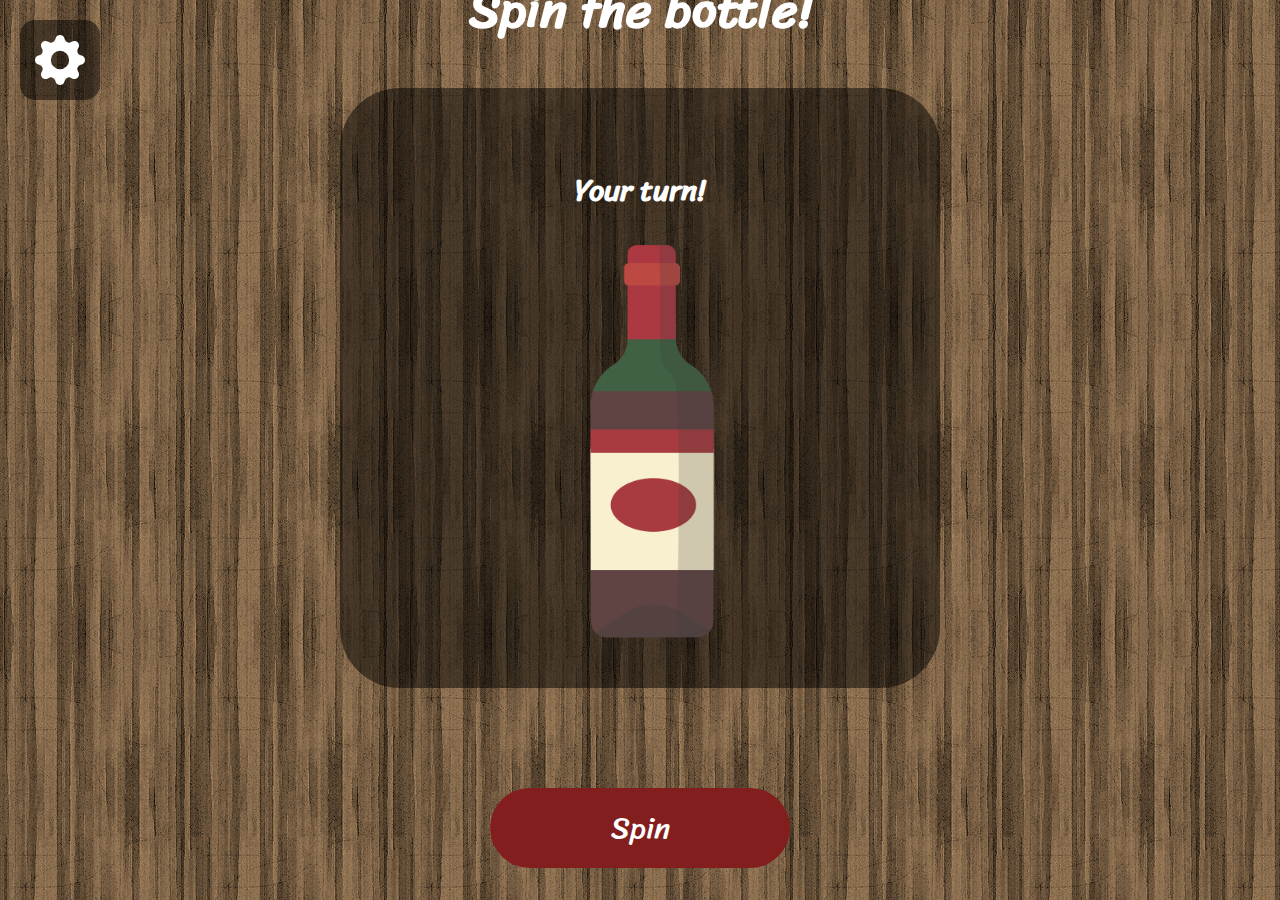
<file: index.html>
<!DOCTYPE html>
<html lang="en">
<head>
    <meta charset="UTF-8">
    <meta name="viewport" content="width=device-width, initial-scale=1.0">
    <link rel="stylesheet" href="styles/main.css">
    <link rel="stylesheet" href="styles/sidebar.css">
    <style>
        .selected {
            transform: scale(1.5);
        }
    </style>
    <title>Spin the bottle 🍾</title>
</head>
<body>
    <!--ANCHOR Settingswheel -->
    <div class="settings">
        <div id="settingWheel">
            <svg xmlns="http://www.w3.org/2000/svg" width="50" height="50" fill="currentColor" class="bi" viewBox="0 0 16 16">
                <path d="M9.405 1.05c-.413-1.4-2.397-1.4-2.81 0l-.1.34a1.464 1.464 0 0 1-2.105.872l-.31-.17c-1.283-.698-2.686.705-1.987 1.987l.169.311c.446.82.023 1.841-.872 2.105l-.34.1c-1.4.413-1.4 2.397 0 2.81l.34.1a1.464 1.464 0 0 1 .872 2.105l-.17.31c-.698 1.283.705 2.686 1.987 1.987l.311-.169a1.464 1.464 0 0 1 2.105.872l.1.34c.413 1.4 2.397 1.4 2.81 0l.1-.34a1.464 1.464 0 0 1 2.105-.872l.31.17c1.283.698 2.686-.705 1.987-1.987l-.169-.311a1.464 1.464 0 0 1 .872-2.105l.34-.1c1.4-.413 1.4-2.397 0-2.81l-.34-.1a1.464 1.464 0 0 1-.872-2.105l.17-.31c.698-1.283-.705-2.686-1.987-1.987l-.311.169a1.464 1.464 0 0 1-2.105-.872l-.1-.34zM8 10.93a2.929 2.929 0 1 1 0-5.86 2.929 2.929 0 0 1 0 5.858z"/>
            </svg>
        </div>
    </div>

    <!--ANCHOR Translate Button -->
    <div class="translateSett">
        <div id="translate">
            <!-- Open -->
            <svg xmlns="http://www.w3.org/2000/svg" width="50" height="50" fill="currentColor" id="translateLogo" viewBox="0 0 16 16">
                <path d="M4.545 6.714 4.11 8H3l1.862-5h1.284L8 8H6.833l-.435-1.286zm1.634-.736L5.5 3.956h-.049l-.679 2.022H6.18z"/>
                <path d="M0 2a2 2 0 0 1 2-2h7a2 2 0 0 1 2 2v3h3a2 2 0 0 1 2 2v7a2 2 0 0 1-2 2H7a2 2 0 0 1-2-2v-3H2a2 2 0 0 1-2-2zm2-1a1 1 0 0 0-1 1v7a1 1 0 0 0 1 1h7a1 1 0 0 0 1-1V2a1 1 0 0 0-1-1zm7.138 9.995c.193.301.402.583.63.846-.748.575-1.673 1.001-2.768 1.292.178.217.451.635.555.867 1.125-.359 2.08-.844 2.886-1.494.777.665 1.739 1.165 2.93 1.472.133-.254.414-.673.629-.89-1.125-.253-2.057-.694-2.82-1.284.681-.747 1.222-1.651 1.621-2.757H14V8h-3v1.047h.765c-.318.844-.74 1.546-1.272 2.13a6.066 6.066 0 0 1-.415-.492 1.988 1.988 0 0 1-.94.31z"/>
            </svg>

            <!-- Close -->
       <svg xmlns="http://www.w3.org/2000/svg" width="50" height="50" fill="currentColor" id="close" viewBox="0 0 16 16">
                <path d="M16 14a2 2 0 0 1-2 2H2a2 2 0 0 1-2-2V2a2 2 0 0 1 2-2h12a2 2 0 0 1 2 2zm-4.5-6.5H5.707l2.147-2.146a.5.5 0 1 0-.708-.708l-3 3a.5.5 0 0 0 0 .708l3 3a.5.5 0 0 0 .708-.708L5.707 8.5H11.5a.5.5 0 0 0 0-1"/>
            </svg> 
        </div>
    </div>

    <!--ANCHOR Main Part-->
    <!--NOTE Word to translate-->
    <h1 id="homeTitle">Spin the bottle!</h1>
    <div id="container">
        <!--NOTE Word to translate-->
        <h2 id="yourTurn">Your turn!</h2>
        <div>
            <img id="bottle" src="img/red-wine.png" alt="spin bottle">
        </div>
    </div>
    
    <!--ANCHOR Spin-Button -->
    <div class="spinButton">
        <!--NOTE Word to translate-->
        <button id="spinButton">Spin</button>
    </div>

    <!--ANCHOR Selection Div -->
    <div class="selection">
        <div class="selectionContainer">
            <div class="selectionItem" onclick="changeBottleImage('img/pointing.png')">
                <img src="img/pointing.png" alt="spin bottle">
            </div>
            <div class="selectionItem" onclick="changeBottleImage('img/red-wine-312731_1280.png')">
                <img src="img/red-wine-312731_1280.png" alt="spin bottle">
            </div>
            <div class="selectionItem" onclick="changeBottleImage('img/red-wine.png')">
                <img src="img/red-wine.png" alt="Finger" style="rotate: -90deg;">
            </div>
            <div class="selectionItem" onclick="changeBottleImage('img/runter.png')">
                <img src="img/runter.png" alt="Arrow" style="rotate: 90deg;">
            </div>
            <div style="margin-top: 50px">
                <!--NOTE Word to translate-->
                <a href="about.html" id="aboutText">About</a>
            </div>
            <div class="soundEffects">
                <svg xmlns="http://www.w3.org/2000/svg" width="80" height="80" fill="currentColor" viewBox="0 0 16 16">
                    <path d="M11.536 14.01A8.473 8.473 0 0 0 14.026 8a8.473 8.473 0 0 0-2.49-6.01l-.708.707A7.476 7.476 0 0 1 13.025 8c0 2.071-.84 3.946-2.197 5.303l.708.707z"/>
                    <path d="M10.121 12.596A6.48 6.48 0 0 0 12.025 8a6.48 6.48 0 0 0-1.904-4.596l-.707.707A5.483 5.483 0 0 1 11.025 8a5.483 5.483 0 0 1-1.61 3.89l.706.706z"/>
                    <path d="M8.707 11.182A4.486 4.486 0 0 0 10.025 8a4.486 4.486 0 0 0-1.318-3.182L8 5.525A3.489 3.489 0 0 1 9.025 8 3.49 3.49 0 0 1 8 10.475l.707.707zM6.717 3.55A.5.5 0 0 1 7 4v8a.5.5 0 0 1-.812.39L3.825 10.5H1.5A.5.5 0 0 1 1 10V6a.5.5 0 0 1 .5-.5h2.325l2.363-1.89a.5.5 0 0 1 .529-.06z"/>
                  </svg>
            </div>
        </div>
    </div>

    <!--ANCHOR Language-Selection -->
    <div class="languages">
        <div class="languagesContainer">
            <div class="language–item" onclick="changeLanguage('en', this)">
                <img src="img/united-kingdom.png" alt="English">
            </div>
            <div class="language–item" onclick="changeLanguage('de', this)">
                <img src="img/germany.png" alt="German">
            </div>
            <div class="language–item" onclick="changeLanguage('it', this)">
                <img src="img/italy.png" alt="Italian">
            </div>
        </div>
    </div>
    <!-- <audio id="backgroundMusic" loop autoplay>
        <source src="music/" type="audio/mp3">
        Your browser does not support the audio element.
    </audio>
    <button onclick="toggleMusic()">Toggle Music</button> -->
</body>
<script src="js/spinBottle.js"></script>
<script src="js/openExtraDiv.js"></script>
<script src="js/selectLangguage.js"></script>

<script>
    function changeBottleImage(newSrc) {
        document.getElementById('bottle').src = newSrc;
    }

    var backgroundMusic = document.getElementById('backgroundMusic');

    function toggleMusic() {
    
        if (backgroundMusic.paused) {
            backgroundMusic.play();
        }
        else {
            backgroundMusic.pause();
        }
    }
</script>
</html>
</file>
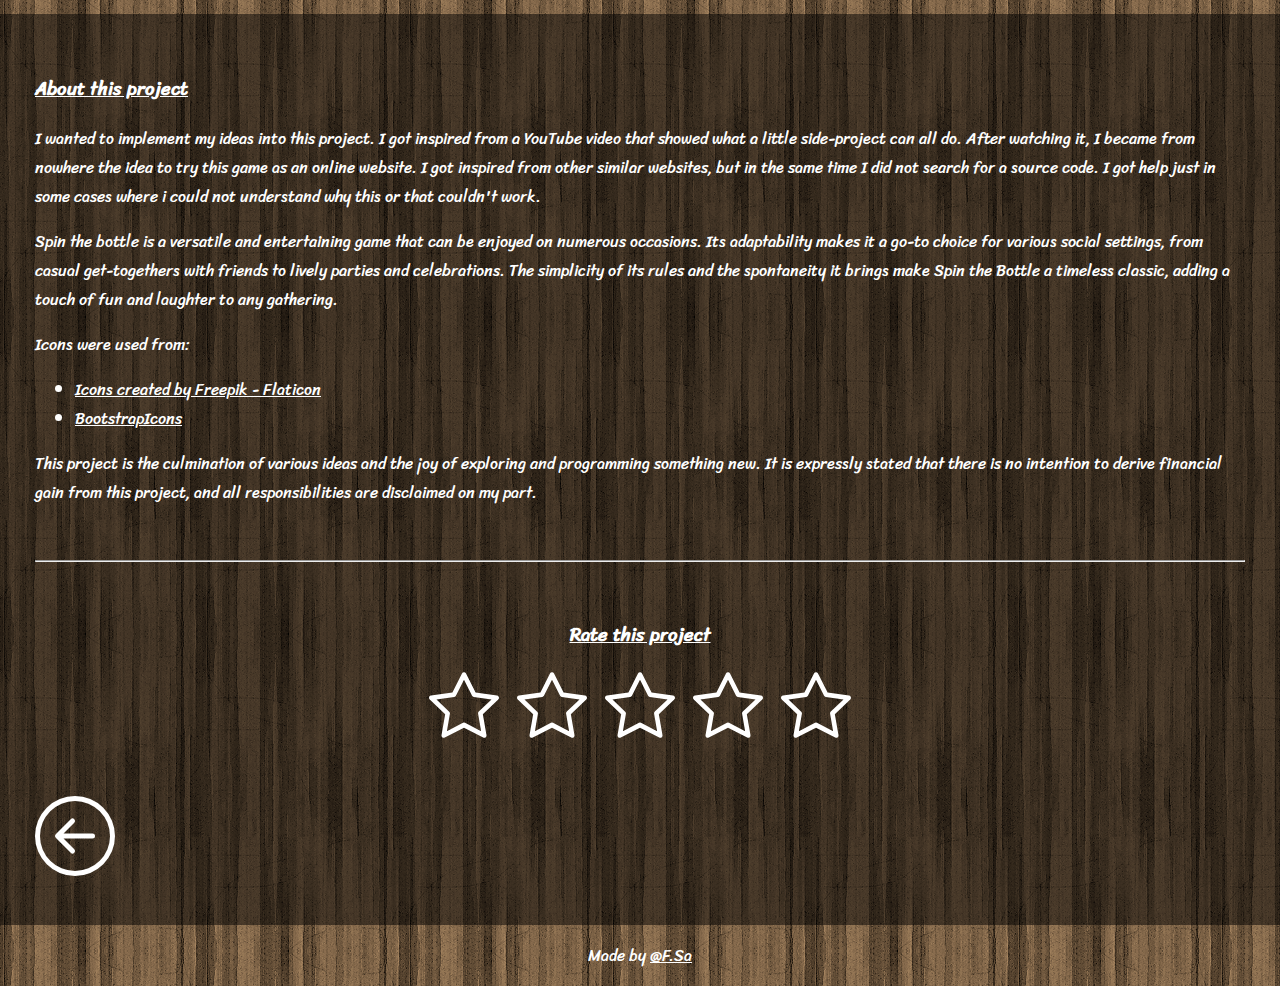
<file: about.html>
<!DOCTYPE html>
<html lang="en">
<head>
    <meta charset="UTF-8">
    <meta name="viewport" content="width=device-width, initial-scale=1.0">
    <link rel="stylesheet" href="styles/main.css">
    <link rel="stylesheet" href="aboutStyles/stars.css">
    <title>Spin the bottle 🍾/ About</title>
</head>
<body>
    <div class="aboutPage">
        <h3>About this project</h3>
        <p>I wanted to implement my ideas into this project. I got inspired from a YouTube video that showed what a little side-project can all do. 
            After watching it, I became from nowhere the idea to try this game as an online website. I got inspired from other similar websites, but in the same time I did not search for a source code. 
            I got help just in some cases where i could not understand why this or that couldn't work.
        </p>
        <p>Spin the bottle is a versatile and entertaining game that can be enjoyed on numerous occasions. Its adaptability makes it a go-to choice for various social settings, from casual get-togethers with friends to lively parties and celebrations. The simplicity of its rules and the spontaneity it brings make Spin the Bottle a timeless classic, adding a touch of fun and laughter to any gathering.</p>
        <p>Icons were used from: 
            <ul>
                <li><a href="https://www.flaticon.com">Icons created by Freepik - Flaticon</a></li>
                <li><a href="https://icons.getbootstrap.com">BootstrapIcons</a></li>
            </ul>
        </p>
        <p>This project is the culmination of various ideas and the joy of exploring and programming something new. It is expressly stated that there is no intention to derive financial gain from this project, and all responsibilities are disclaimed on my part.</p>
        <br>
        <hr>
        <br>
        <div style="text-align: center;">
            <h3>Rate this project</h3>
            <svg class="star" width="70" height="70" fill="currentColor" viewBox="0 0 16 16"> 
                <path d="M2.866 14.85c-.078.444.36.791.746.593l4.39-2.256 4.389 2.256c.386.198.824-.149.746-.592l-.83-4.73 3.522-3.356c.33-.314.16-.888-.282-.95l-4.898-.696L8.465.792a.513.513 0 0 0-.927 0L5.354 5.12l-4.898.696c-.441.062-.612.636-.283.95l3.523 3.356-.83 4.73zm4.905-2.767-3.686 1.894.694-3.957a.565.565 0 0 0-.163-.505L1.71 6.745l4.052-.576a.525.525 0 0 0 .393-.288L8 2.223l1.847 3.658a.525.525 0 0 0 .393.288l4.052.575-2.906 2.77a.565.565 0 0 0-.163.506l.694 3.957-3.686-1.894a.503.503 0 0 0-.461 0z"/>
            </svg>

            <svg class="star" width="70" height="70" fill="currentColor" viewBox="0 0 16 16"> 
                <path d="M2.866 14.85c-.078.444.36.791.746.593l4.39-2.256 4.389 2.256c.386.198.824-.149.746-.592l-.83-4.73 3.522-3.356c.33-.314.16-.888-.282-.95l-4.898-.696L8.465.792a.513.513 0 0 0-.927 0L5.354 5.12l-4.898.696c-.441.062-.612.636-.283.95l3.523 3.356-.83 4.73zm4.905-2.767-3.686 1.894.694-3.957a.565.565 0 0 0-.163-.505L1.71 6.745l4.052-.576a.525.525 0 0 0 .393-.288L8 2.223l1.847 3.658a.525.525 0 0 0 .393.288l4.052.575-2.906 2.77a.565.565 0 0 0-.163.506l.694 3.957-3.686-1.894a.503.503 0 0 0-.461 0z"/>
            </svg>

            <svg class="star" width="70" height="70" fill="currentColor" viewBox="0 0 16 16"> 
                <path d="M2.866 14.85c-.078.444.36.791.746.593l4.39-2.256 4.389 2.256c.386.198.824-.149.746-.592l-.83-4.73 3.522-3.356c.33-.314.16-.888-.282-.95l-4.898-.696L8.465.792a.513.513 0 0 0-.927 0L5.354 5.12l-4.898.696c-.441.062-.612.636-.283.95l3.523 3.356-.83 4.73zm4.905-2.767-3.686 1.894.694-3.957a.565.565 0 0 0-.163-.505L1.71 6.745l4.052-.576a.525.525 0 0 0 .393-.288L8 2.223l1.847 3.658a.525.525 0 0 0 .393.288l4.052.575-2.906 2.77a.565.565 0 0 0-.163.506l.694 3.957-3.686-1.894a.503.503 0 0 0-.461 0z"/>
            </svg>

            <svg class="star" width="70" height="70" fill="currentColor" viewBox="0 0 16 16"> 
                <path d="M2.866 14.85c-.078.444.36.791.746.593l4.39-2.256 4.389 2.256c.386.198.824-.149.746-.592l-.83-4.73 3.522-3.356c.33-.314.16-.888-.282-.95l-4.898-.696L8.465.792a.513.513 0 0 0-.927 0L5.354 5.12l-4.898.696c-.441.062-.612.636-.283.95l3.523 3.356-.83 4.73zm4.905-2.767-3.686 1.894.694-3.957a.565.565 0 0 0-.163-.505L1.71 6.745l4.052-.576a.525.525 0 0 0 .393-.288L8 2.223l1.847 3.658a.525.525 0 0 0 .393.288l4.052.575-2.906 2.77a.565.565 0 0 0-.163.506l.694 3.957-3.686-1.894a.503.503 0 0 0-.461 0z"/>
            </svg>

            <svg class="star" width="70" height="70" fill="currentColor" viewBox="0 0 16 16"> 
                <path d="M2.866 14.85c-.078.444.36.791.746.593l4.39-2.256 4.389 2.256c.386.198.824-.149.746-.592l-.83-4.73 3.522-3.356c.33-.314.16-.888-.282-.95l-4.898-.696L8.465.792a.513.513 0 0 0-.927 0L5.354 5.12l-4.898.696c-.441.062-.612.636-.283.95l3.523 3.356-.83 4.73zm4.905-2.767-3.686 1.894.694-3.957a.565.565 0 0 0-.163-.505L1.71 6.745l4.052-.576a.525.525 0 0 0 .393-.288L8 2.223l1.847 3.658a.525.525 0 0 0 .393.288l4.052.575-2.906 2.77a.565.565 0 0 0-.163.506l.694 3.957-3.686-1.894a.503.503 0 0 0-.461 0z"/>
            </svg>
            <br>
            <h3 id="ratingText"></h3>
        </div>
        <br>
        <!-- <a href="https://www.flaticon.com/free-icons/back" title="back icons">Back icons created by Freepik - Flaticon</a> -->
            <a href="index.html">
                <svg xmlns="http://www.w3.org/2000/svg" width="80" height="80" fill="currentColor" class="bi bi-arrow-left-circle" viewBox="0 0 16 16">
                    <path fill-rule="evenodd" d="M1 8a7 7 0 1 0 14 0A7 7 0 0 0 1 8m15 0A8 8 0 1 1 0 8a8 8 0 0 1 16 0m-4.5-.5a.5.5 0 0 1 0 1H5.707l2.147 2.146a.5.5 0 0 1-.708.708l-3-3a.5.5 0 0 1 0-.708l3-3a.5.5 0 1 1 .708.708L5.707 7.5z"/>
                </svg>    
            </a>        
    </div>
    <footer>
        <p>Made by <a href="https://github.com/FSa-git">@F.Sa</a></p>
    </footer>
    <script src="js/starRating.js"></script>
</body>
</html>
</file>
<file: styles/main.css>
/* Main css */

/* Font */
@import url('https://fonts.googleapis.com/css2?family=Balthazar&family=Encode+Sans+SC:wght@500&family=Jost&family=Nanum+Gothic+Coding&family=Sriracha&display=swap');

/* Media Queries */
/* Phone view */
@media only screen and (max-width: 600px) {
    #container {
        width: 90%; /* Adjust as needed */
        height: auto;
        padding: 20px;
    }

    h1 {
        font-size: 30px;
    }

    h2 {
        font-size: 20px;
    }

    button {
        width: 200px;
        height: 60px;
        font-size: 20px;
    }
}

/* Tablet view */
@media only screen and (min-width: 601px) and (max-width: 1024px) {
    #container {
        width: 80%; /* Adjust as needed */
        height: auto;
        padding: 30px;
    }

    h1 {
        font-size: 40px;
    }

    h2 {
        font-size: 30px;
    }

    button {
        width: 250px;
        height: 70px;
        font-size: 25px;
    }
}

/* Desktop view */
@media only screen and (min-width: 1025px) {
    #container {
        width: 70%; /* Adjust as needed */
        height: auto;
        padding: 40px;
    }

    h1 {
        font-size: 50px;
    }

    h2 {
        font-size: 40px;
    }

    button {
        width: 300px;
        height: 80px;
        font-size: 30px;
    }
}

*{
    font-family: 'Balthazar', serif;
font-family: 'Encode Sans SC', sans-serif;
font-family: 'Jost', sans-serif;
font-family: 'Nanum Gothic Coding', monospace;
font-family: 'Sriracha', cursive;

color: white;
}

body {    
    background-image: url(../img/image-s2uchucj.png);
    height: 100vh;
    margin: 0;
    display: flex;
    flex-direction: column;
    justify-content: center;
    align-items: center;
}

#container {
    text-align: center;
    background-color: rgba(0, 0, 0, 0.495);
    border-radius: 10%;
    width: 500px;
    height: 500px;
    padding: 50px;
}

h1 {
    order: -1;
    color: white;
    font-size: 50px;
}

h2 {
    font-size: 30px;
}

button {
background-color: rgb(131, 30, 30);
border: none;
border-radius: 100px;
width: 300px;
height: 80px;
font-size: 30px;
color: white;
cursor: pointer;
transition: transform 0.3s ease-in-out;
}

button:hover {
    background-color: rgb(153, 62, 62);
    transform: scale(1.1);
}

.spinButton {
    margin: 100px 0 100px 0;
}

#bottle {
    width: 400px;
    height: 400px;
    transition: transform 3000ms ease-in-out;
}

.aboutPage{
    margin-top: 100px;
    background-color: rgba(0, 0, 0, 0.495);
    padding: 40px 35px 40px 35px;
}
</file>
<file: styles/sidebar.css>
#settingWheel {
    background-color: rgba(0, 0, 0, 0.495);
    border-radius: 15px;
    width: 80px;
    height: 80px;

    /* To put the icon in the center */
    display: flex;
    justify-content: center;
    align-items: center;
    cursor: pointer;
}

#translate {
    background-color: rgba(0, 0, 0, 0.495);
    border-radius: 15px;
    width: 80px;
    height: 80px;
    /* To put the icon in the center */
    display: flex;
    justify-content: center;
    align-items: center;
    cursor: pointer;
    transition: transform 0.3s ease-in-out;
}

#translate:hover {
    transform: scale(0.9);
    background-color: rgba(69, 69, 69, 0.717);
}

.settings {
    position: absolute;
    top: 20px;
    left: 20px;
    z-index: 1000;    
}

.translateSett {
    display: none;
    position: absolute;
    bottom: 60px;
    left: 20px;
    z-index: 1000; /* determines the stacking order of elements on the page */
}

.selectionItem img {
    width: 100px;
    height: 100px;
    margin: 10px 0 10px 0;
}

.language–item img {
    width: 100px;  /* Oder jede andere Größe, die Sie bevorzugen */
    height: 100px; /* Dies stellt sicher, dass das Seitenverhältnis des Bildes beibehalten wird */
    margin: 60px 60px 60px 60px;
}

.selectionContainer {
    display: flex;
    position: fixed;
    right: 0;
    top: 0;
    width: 40%;
    height: 100%;
    flex-direction: column; /* row, would be horizontal */
    justify-content: center;
    align-items: center;
    background-color: rgba(0, 0, 0, 0.771);
 }

.languagesContainer {
    display: flex;
    position: fixed;
    right: 0;
    top: 0;
    width: 100%;
    height: 100%;
    flex-direction: row; /* row, would be horizontal */
    justify-content: center;
    align-items: center;
    background-color: rgba(0, 0, 0, 0.771);
}

 .selection {
    width: 40%;
    max-width: 200px;
    margin-top: 50px;
    display: none;
    position: relative;
}

.languages {
    width: 40%;
    max-width: 200px;
    margin-top: 50px;
    display: none;
    position: relative;
}

.soundEffects{
    position: absolute;
    bottom: 0;
    left: 50%;
    transform: translateX(-50%);
}

#close {
    display: none;
}

#translationLogo {
    display: block;
}

.bi {
    transition: all 0.5s;
    transform: rotate(0deg); 
}

.bi:hover {
    transform: rotate(40deg);
}

#aboutText {
    font-size: 20px;
}
</file>
<file: aboutStyles/stars.css>
/* CSS File fort the star rating */
h3 {
    text-decoration: underline;
}

#ratingText {
    text-decoration: none;
}

.star {
    cursor: pointer;
    transition: fill 0.2s;
    margin: 0 7px 0 7px;
}

.star:hover {
    filter: brightness(1.5); /* Verwende einen Hover-Effekt, um die Sterne hervorzuheben */
}
</file>
